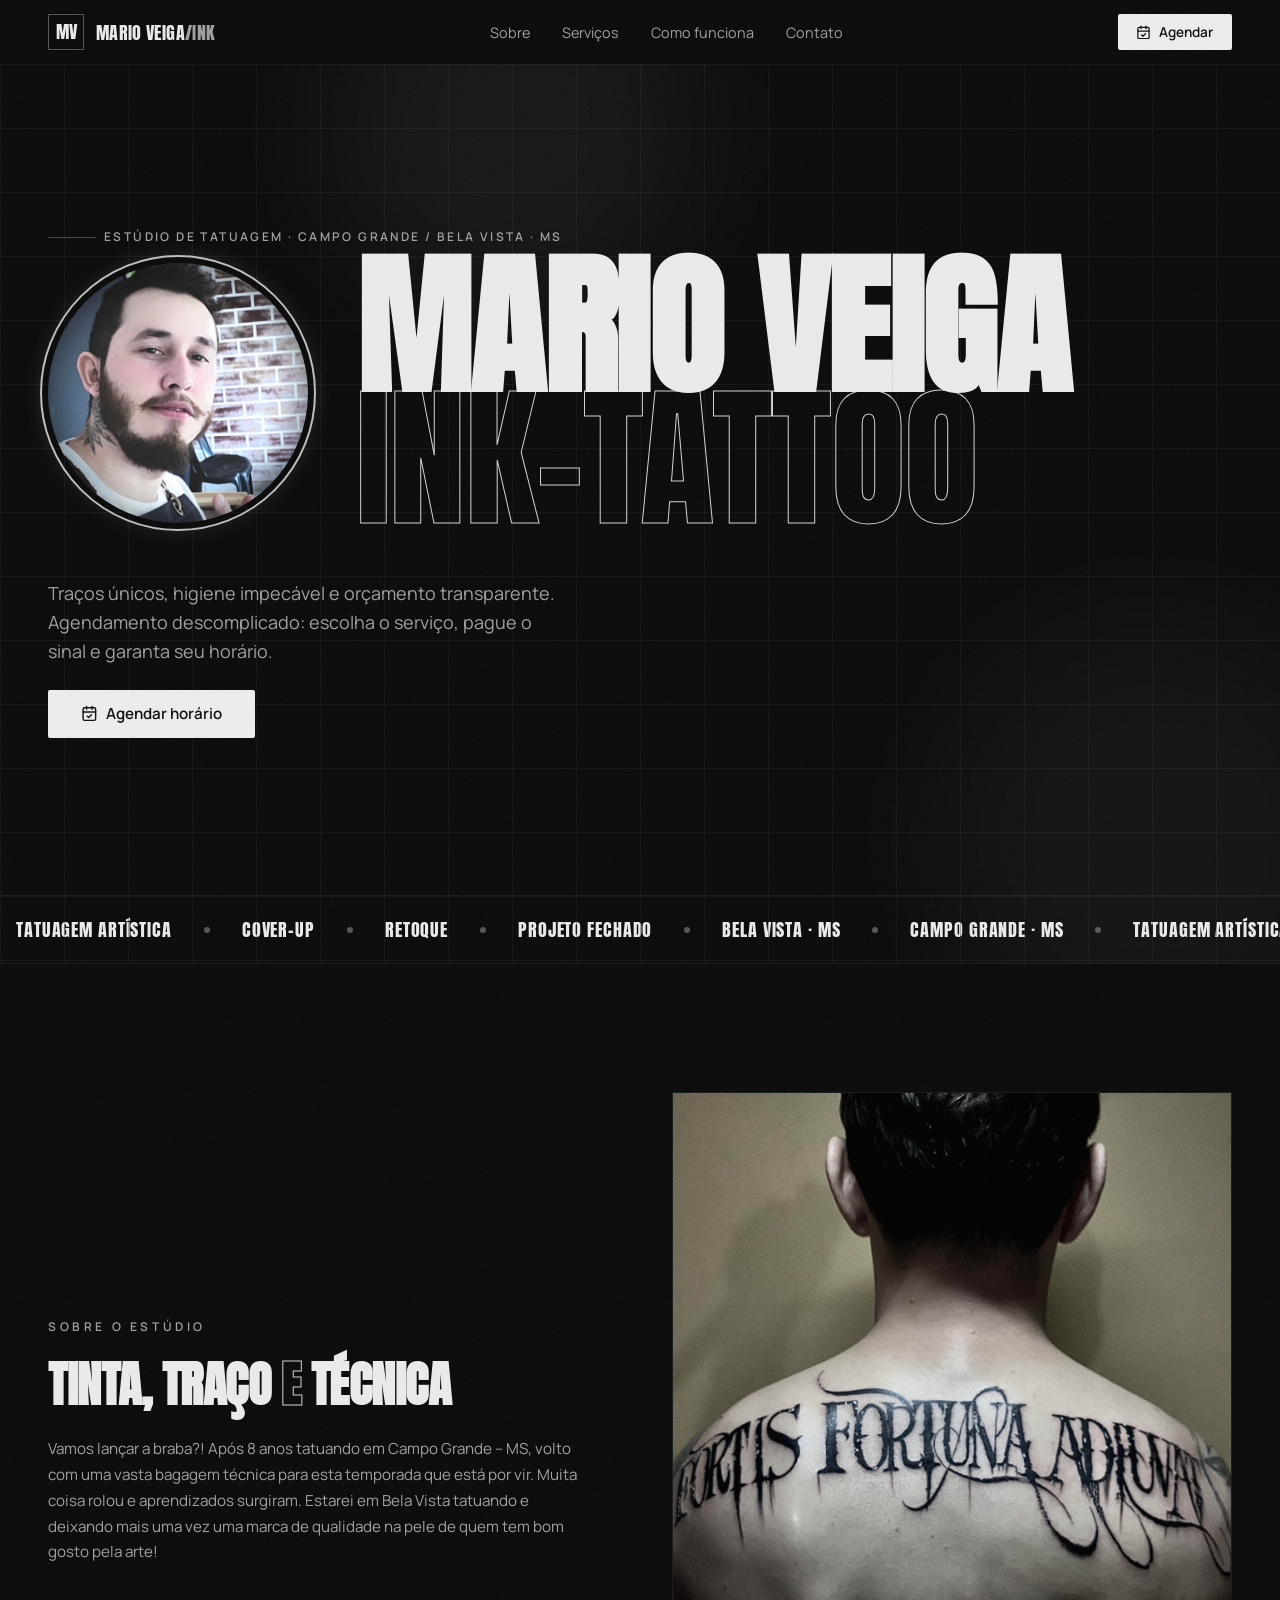
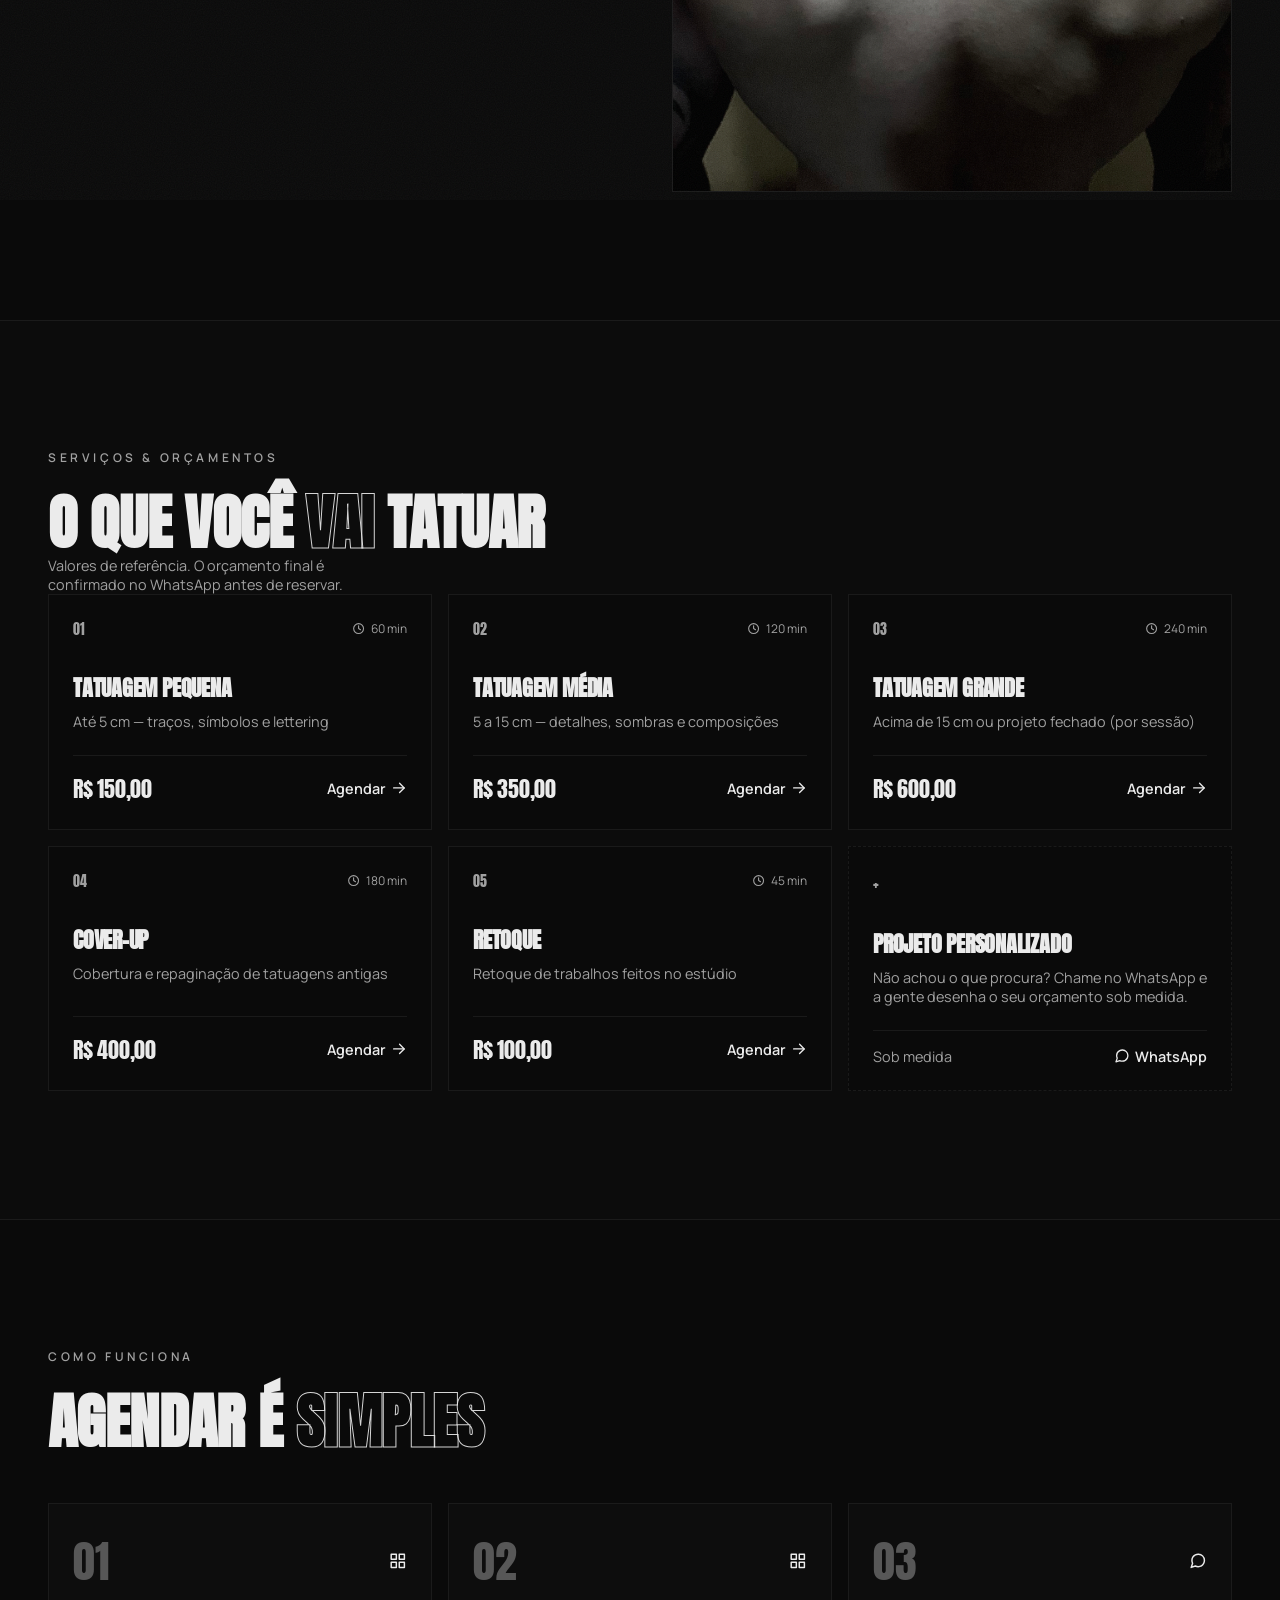
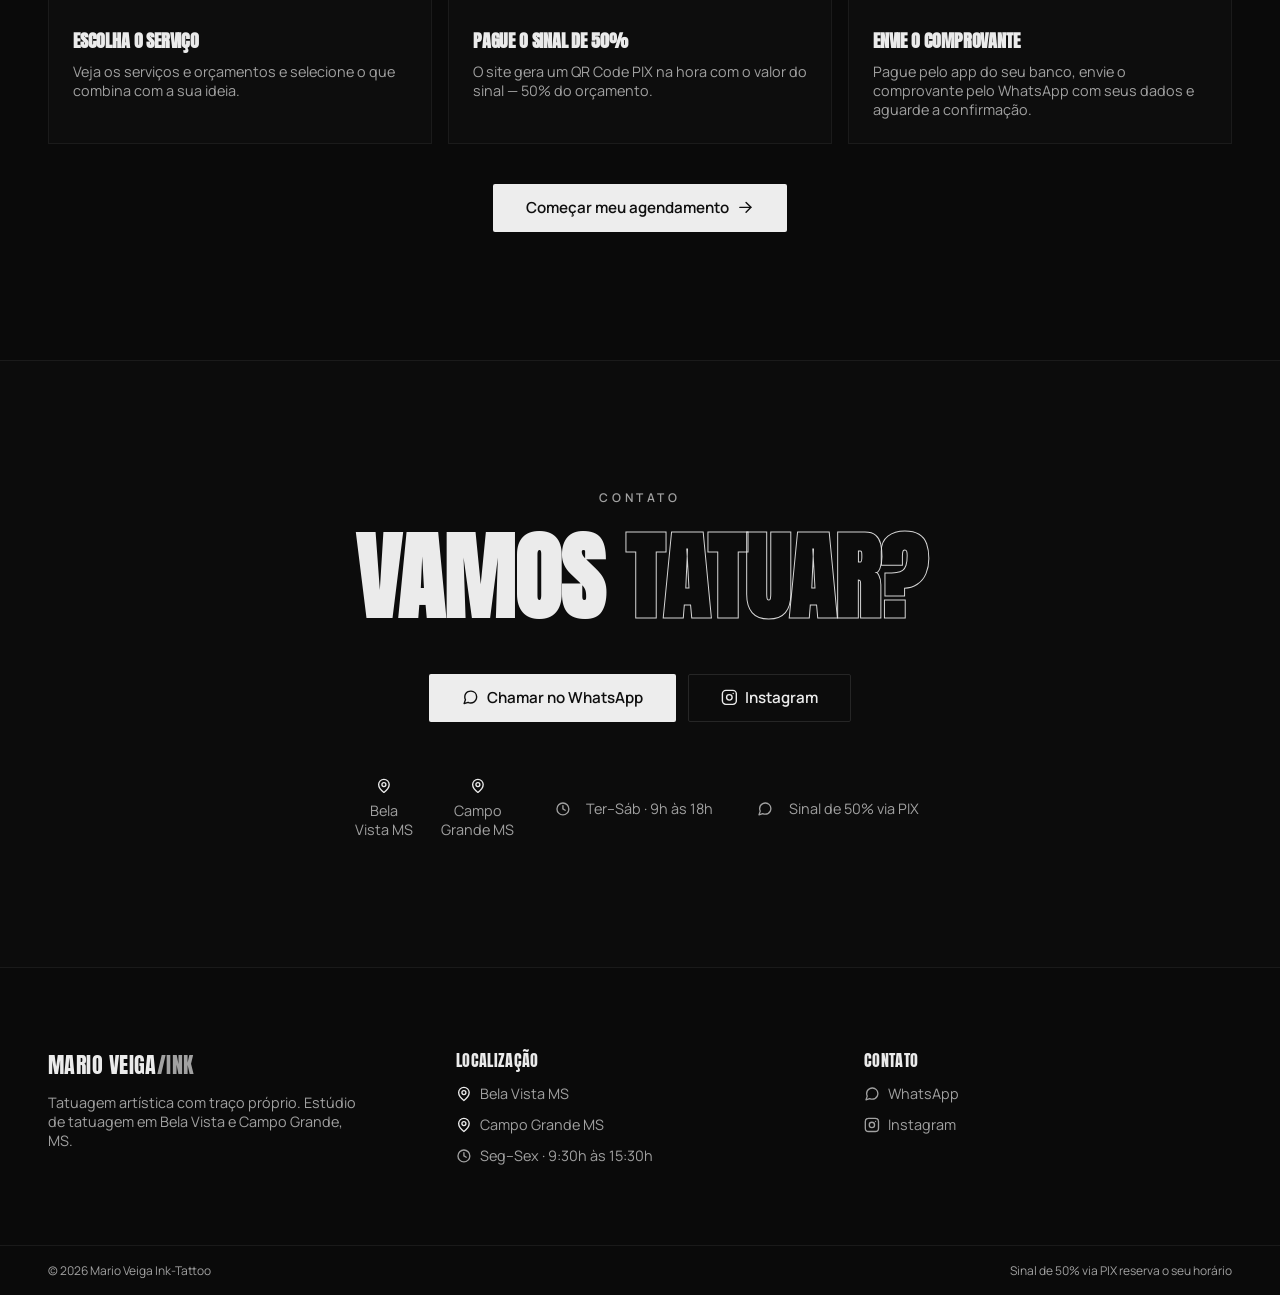
<file: index.html>
<!doctype html>
<html lang="pt-BR">
  <head>
    <meta charset="UTF-8" />
    <link rel="icon" href="./assets/img/favicon.svg" type="image/svg+xml" />
    <meta name="viewport" content="width=device-width, initial-scale=1.0" />
    <link rel="preconnect" href="https://fonts.googleapis.com" />
    <link rel="preconnect" href="https://fonts.gstatic.com" crossorigin />
    <link
      href="https://fonts.googleapis.com/css2?family=Anton&family=Manrope:wght@400;500;600;700;800&display=swap"
      rel="stylesheet"
    />
    <link rel="stylesheet" href="./assets/css/variables.css" />
    <link rel="stylesheet" href="./assets/css/resset.css" />
    <link rel="stylesheet" href="./assets/css/base.css" />
    <link rel="stylesheet" href="./assets/css/components.css" />
    <link rel="stylesheet" href="./assets/css/navbar.css" />
    <link rel="stylesheet" href="assets/css/style.css" />
    <link rel="stylesheet" href="assets/css/responsive.css" />
    <title>Mario Veiga Ink-Tattoo | Estúdio de Tatuagem e Piercing, MS</title>
    <meta
      name="description"
      content="Estúdio de tatuagem e piercing,Bela Vista-MS e Campo Grande-MS. Agende seu horário com sinal de 50% via PIX e garanta sua sessão."
    />
    <meta name="author" content="Mario Veiga Ink-Tattoo" />
  </head>
  <body class="grain" data-page="index">
    <header class="navbar">
      <div class="container navbar-row">
        <a href="index.html" class="brand">
          <span class="brand-mark">MV</span>
          <span class="brand-name"
            >MARIO VEIGA<span class="muted">/INK</span></span
          >
        </a>

        <nav class="nav-links">
          <button type="button" data-scroll-to="sobre">Sobre</button>
          <button type="button" data-scroll-to="servicos">Serviços</button>
          <button type="button" data-scroll-to="como-funciona">
            Como funciona
          </button>
          <button type="button" data-scroll-to="contato">Contato</button>
        </nav>

        <div class="navbar-cta">
          <a class="btn btn-primary btn-sm" href="agendar.html">
            <svg class="icon" viewBox="0 0 24 24">
              <rect x="3" y="4" width="18" height="18" rx="2" />
              <line x1="16" y1="2" x2="16" y2="6" />
              <line x1="8" y1="2" x2="8" y2="6" />
              <line x1="3" y1="10" x2="21" y2="10" />
              <path d="m9 16 2 2 4-4" />
            </svg>
            Agendar
          </a>
        </div>

        <button
          type="button"
          class="nav-toggle"
          data-nav-toggle
          aria-label="Abrir menu"
          aria-expanded="false"
        >
          <svg class="icon" viewBox="0 0 24 24">
            <line x1="4" y1="7" x2="20" y2="7" />
            <line x1="4" y1="12" x2="20" y2="12" />
            <line x1="4" y1="17" x2="20" y2="17" />
          </svg>
        </button>
      </div>

      <nav class="mobile-menu" data-mobile-menu>
        <div class="mobile-menu-links">
          <button type="button" data-scroll-to="sobre">Sobre</button>
          <button type="button" data-scroll-to="servicos">Serviços</button>
          <button type="button" data-scroll-to="como-funciona">
            Como funciona
          </button>
          <button type="button" data-scroll-to="contato">Contato</button>
          <a class="btn btn-primary btn-sm" href="agendar.html">
            <svg class="icon" viewBox="0 0 24 24">
              <rect x="3" y="4" width="18" height="18" rx="2" />
              <line x1="16" y1="2" x2="16" y2="6" />
              <line x1="8" y1="2" x2="8" y2="6" />
              <line x1="3" y1="10" x2="21" y2="10" />
              <path d="m9 16 2 2 4-4" />
            </svg>
            Agendar
          </a>
        </div>
      </nav>
    </header>

    <main>
      <section class="hero">
        <div class="hero-grid"></div>
        <div class="hero-glow-a"></div>
        <div class="hero-glow-b"></div>

        <div class="container hero-inner">
          <div class="hero-headline">
            <p class="hero-kicker">
              ESTÚDIO DE TATUAGEM · CAMPO GRANDE / BELA VISTA · MS
            </p>

            <div class="hero-title-group">
              <div
                class="about-placeholder-Selfie selfie-reveal"
                data-about-image-slot
              >
                <img
                  class="my-selfie"
                  src="./assets/img/Eu.jpg"
                  alt="Mario Veiga"
                />
              </div>

              <div class="hero-titles">
                <h1 class="display hero-title">Mario Veiga</h1>
                <p class="display hero-title text-outline">Ink-Tattoo</p>
              </div>
            </div>

            <div class="hero-sub">
              <p class="hero-copy">
                Traços únicos, higiene impecável e orçamento transparente.
                Agendamento descomplicado: escolha o serviço, pague o sinal e
                garanta seu horário.
              </p>

              <div class="hero-actions">
                <a class="btn btn-primary btn-lg" href="agendar.html">
                  <svg class="icon" viewBox="0 0 24 24">
                    <rect x="3" y="4" width="18" height="18" rx="2" />
                    <line x1="16" y1="2" x2="16" y2="6" />
                    <line x1="8" y1="2" x2="8" y2="6" />
                    <line x1="3" y1="10" x2="21" y2="10" />
                    <path d="m9 16 2 2 4-4" />
                  </svg>
                  Agendar horário
                </a>
              </div>
            </div>
          </div>
        </div>

        <div class="marquee-track">
          <div class="marquee-strip">
            <div class="marquee-copy">
              <span class="marquee-item"
                >Tatuagem artística<span class="dot"></span
              ></span>
              <span class="marquee-item"
                >Cover-up<span class="dot"></span
              ></span>
              <span class="marquee-item">Retoque<span class="dot"></span></span>
              <span class="marquee-item"
                >Projeto fechado<span class="dot"></span
              ></span>
              <span class="marquee-item"
                >Bela Vista · MS<span class="dot"></span
              ></span>
              <span class="marquee-item"
                >Campo Grande · MS<span class="dot"></span
              ></span>
            </div>
            <div class="marquee-copy" aria-hidden="true">
              <span class="marquee-item"
                >Tatuagem artística<span class="dot"></span
              ></span>
              <span class="marquee-item"
                >Cover-up<span class="dot"></span
              ></span>
              <span class="marquee-item">Retoque<span class="dot"></span></span>
              <span class="marquee-item"
                >Projeto fechado<span class="dot"></span
              ></span>
              <span class="marquee-item"
                >Bela Vista · MS<span class="dot"></span
              ></span>
            </div>
          </div>
        </div>
      </section>

      <section id="sobre" class="section container">
        <div class="about-grid">
          <div class="reveal">
            <p class="eyebrow">SOBRE O ESTÚDIO</p>
            <h2 class="display about-heading">
              Tinta, traço <span class="text-outline">e</span> técnica
            </h2>
            <p class="about-copy">
              Vamos lançar a braba?! Após 8 anos tatuando em Campo Grande – MS,
              volto com uma vasta bagagem técnica para esta temporada que está
              por vir. Muita coisa rolou e aprendizados surgiram. Estarei em
              Bela Vista tatuando e deixando mais uma vez uma marca de qualidade
              na pele de quem tem bom gosto pela arte!
            </p>
          </div>

          <div class="about-frame reveal">
            <div class="about-placeholder" data-about-image-slot>
              <img
                src="./assets/img/Tattoo.jpg"
                alt="Imagem de tatuagem feita por Mario Veiga Ink-Tattoo"
              />
            </div>
          </div>
        </div>
      </section>

      <section id="servicos" class="section-bordered">
        <div class="container section">
          <div class="services-head reveal">
            <div>
              <p class="eyebrow">SERVIÇOS & ORÇAMENTOS</p>
              <h2 class="display">
                O que você <span class="text-outline">vai</span> tatuar
              </h2>
            </div>
            <p class="services-note">
              Valores de referência. O orçamento final é confirmado no WhatsApp
              antes de reservar.
            </p>
          </div>

          <div class="services-grid" data-services-grid></div>
        </div>
      </section>

      <section id="como-funciona" class="section container">
        <div class="how-head reveal">
          <p class="eyebrow">COMO FUNCIONA</p>
          <h2 class="display">
            Agendar é <span class="text-outline">simples</span>
          </h2>
        </div>

        <div class="how-grid">
          <div class="how-card reveal">
            <div class="how-card-top">
              <span class="how-number">01</span>
              <svg class="icon" viewBox="0 0 24 24">
                <rect x="3" y="3" width="7" height="7" />
                <rect x="14" y="3" width="7" height="7" />
                <rect x="14" y="14" width="7" height="7" />
                <rect x="3" y="14" width="7" height="7" />
              </svg>
            </div>
            <h3 class="display">Escolha o serviço</h3>
            <p>
              Veja os serviços e orçamentos e selecione o que combina com a sua
              ideia.
            </p>
          </div>
          <div class="how-card reveal">
            <div class="how-card-top">
              <span class="how-number">02</span>
              <svg class="icon" viewBox="0 0 24 24">
                <rect x="3" y="3" width="7" height="7" />
                <rect x="14" y="3" width="7" height="7" />
                <rect x="14" y="14" width="7" height="7" />
                <rect x="3" y="14" width="7" height="7" />
              </svg>
            </div>
            <h3 class="display">Pague o sinal de 50%</h3>
            <p>
              O site gera um QR Code PIX na hora com o valor do sinal — 50% do
              orçamento.
            </p>
          </div>
          <div class="how-card reveal">
            <div class="how-card-top">
              <span class="how-number">03</span>
              <svg class="icon" viewBox="0 0 24 24">
                <path
                  d="M21 11.5a8.38 8.38 0 0 1-.9 3.8 8.5 8.5 0 0 1-7.6 4.7 8.38 8.38 0 0 1-3.8-.9L3 21l1.9-5.7a8.38 8.38 0 0 1-.9-3.8 8.5 8.5 0 0 1 4.7-7.6 8.38 8.38 0 0 1 3.8-.9h.5a8.48 8.48 0 0 1 8 8v.5z"
                />
              </svg>
            </div>
            <h3 class="display">Envie o comprovante</h3>
            <p>
              Pague pelo app do seu banco, envie o comprovante pelo WhatsApp com
              seus dados e aguarde a confirmação.
            </p>
          </div>
        </div>

        <div class="how-cta reveal">
          <a class="btn btn-primary btn-lg" href="agendar.html">
            Começar meu agendamento
            <svg class="icon" viewBox="0 0 24 24">
              <line x1="4" y1="12" x2="20" y2="12" />
              <polyline points="13 5 20 12 13 19" />
            </svg>
          </a>
        </div>
      </section>

      <section
        id="contato"
        class="section-top-border"
        style="background: hsl(0 0% 7% / 0.3)"
      >
        <div class="container section contact-inner reveal">
          <p class="eyebrow">CONTATO</p>
          <h2 class="display">
            Vamos <span class="text-outline">tatuar?</span>
          </h2>

          <div class="contact-actions">
            <a
              class="btn btn-primary btn-lg"
              data-whatsapp-link
              href="#"
              target="_blank"
              rel="noreferrer"
            >
              <svg class="icon" viewBox="0 0 24 24">
                <path
                  d="M21 11.5a8.38 8.38 0 0 1-.9 3.8 8.5 8.5 0 0 1-7.6 4.7 8.38 8.38 0 0 1-3.8-.9L3 21l1.9-5.7a8.38 8.38 0 0 1-.9-3.8 8.5 8.5 0 0 1 4.7-7.6 8.38 8.38 0 0 1 3.8-.9h.5a8.48 8.48 0 0 1 8 8v.5z"
                />
              </svg>
              Chamar no WhatsApp
            </a>
            <a
              class="btn btn-outline btn-lg"
              data-instagram-link
              href="#"
              target="_blank"
              rel="noreferrer"
            >
              <svg class="icon" viewBox="0 0 24 24">
                <rect x="2" y="2" width="20" height="20" rx="5" />
                <circle cx="12" cy="12" r="4" />
                <line x1="17.5" y1="6.5" x2="17.5" y2="6.5" />
              </svg>
              Instagram
            </a>
          </div>

          <div class="contact-info">
            <div class="location-list" data-locations></div>

            <div>
              <svg class="icon" viewBox="0 0 24 24">
                <circle cx="12" cy="12" r="9" />
                <polyline points="12 7 12 12 15.5 14" />
              </svg>
              <span>Ter–Sáb · 9h às 18h</span>
            </div>

            <div>
              <svg class="icon" viewBox="0 0 24 24">
                <path
                  d="M21 11.5a8.38 8.38 0 0 1-.9 3.8 8.5 8.5 0 0 1-7.6 4.7 8.38 8.38 0 0 1-3.8-.9L3 21l1.9-5.7a8.38 8.38 0 0 1-.9-3.8 8.5 8.5 0 0 1 4.7-7.6 8.38 8.38 0 0 1 3.8-.9h.5a8.48 8.48 0 0 1 8 8v.5z"
                />
              </svg>
              <span>Sinal de 50% via PIX</span>
            </div>
          </div>
        </div>
      </section>
    </main>

    <footer class="section-top-border">
      <div class="container footer-top">
        <div>
          <p class="footer-brand">MARIO VEIGA<span class="muted">/INK</span></p>
          <p class="footer-tagline">
            <span data-tagline></span>. Estúdio de tatuagem em
            <span data-city></span>.
          </p>
        </div>

        <div class="footer-col">
          <p class="footer-col-title">LOCALIZAÇÃO</p>

          <div class="footer-locations" data-locations></div>

          <p>
            <svg class="icon" viewBox="0 0 24 24">
              <circle cx="12" cy="12" r="9" />
              <polyline points="12 7 12 12 15.5 14" />
            </svg>
            Seg–Sex · 9:30h às 15:30h
          </p>
        </div>

        <div class="footer-col">
          <p class="footer-col-title">CONTATO</p>
          <a data-whatsapp-link href="#" target="_blank" rel="noreferrer">
            <svg class="icon" viewBox="0 0 24 24">
              <path
                d="M21 11.5a8.38 8.38 0 0 1-.9 3.8 8.5 8.5 0 0 1-7.6 4.7 8.38 8.38 0 0 1-3.8-.9L3 21l1.9-5.7a8.38 8.38 0 0 1-.9-3.8 8.5 8.5 0 0 1 4.7-7.6 8.38 8.38 0 0 1 3.8-.9h.5a8.48 8.48 0 0 1 8 8v.5z"
              />
            </svg>
            WhatsApp
          </a>
          <a data-instagram-link href="#" target="_blank" rel="noreferrer">
            <svg class="icon" viewBox="0 0 24 24">
              <rect x="2" y="2" width="20" height="20" rx="5" />
              <circle cx="12" cy="12" r="4" />
              <line x1="17.5" y1="6.5" x2="17.5" y2="6.5" />
            </svg>
            Instagram
          </a>
        </div>
      </div>

      <div class="footer-bottom">
        <div class="container">
          <p>© <span data-year></span> <span data-studio-name></span></p>
          <p>Sinal de 50% via PIX reserva o seu horário</p>
        </div>
      </div>
    </footer>

    <script src="assets/js/config.js"></script>
    <script src="assets/js/pix.js"></script>
    <script src="assets/js/main.js"></script>
  </body>
</html>
</file>
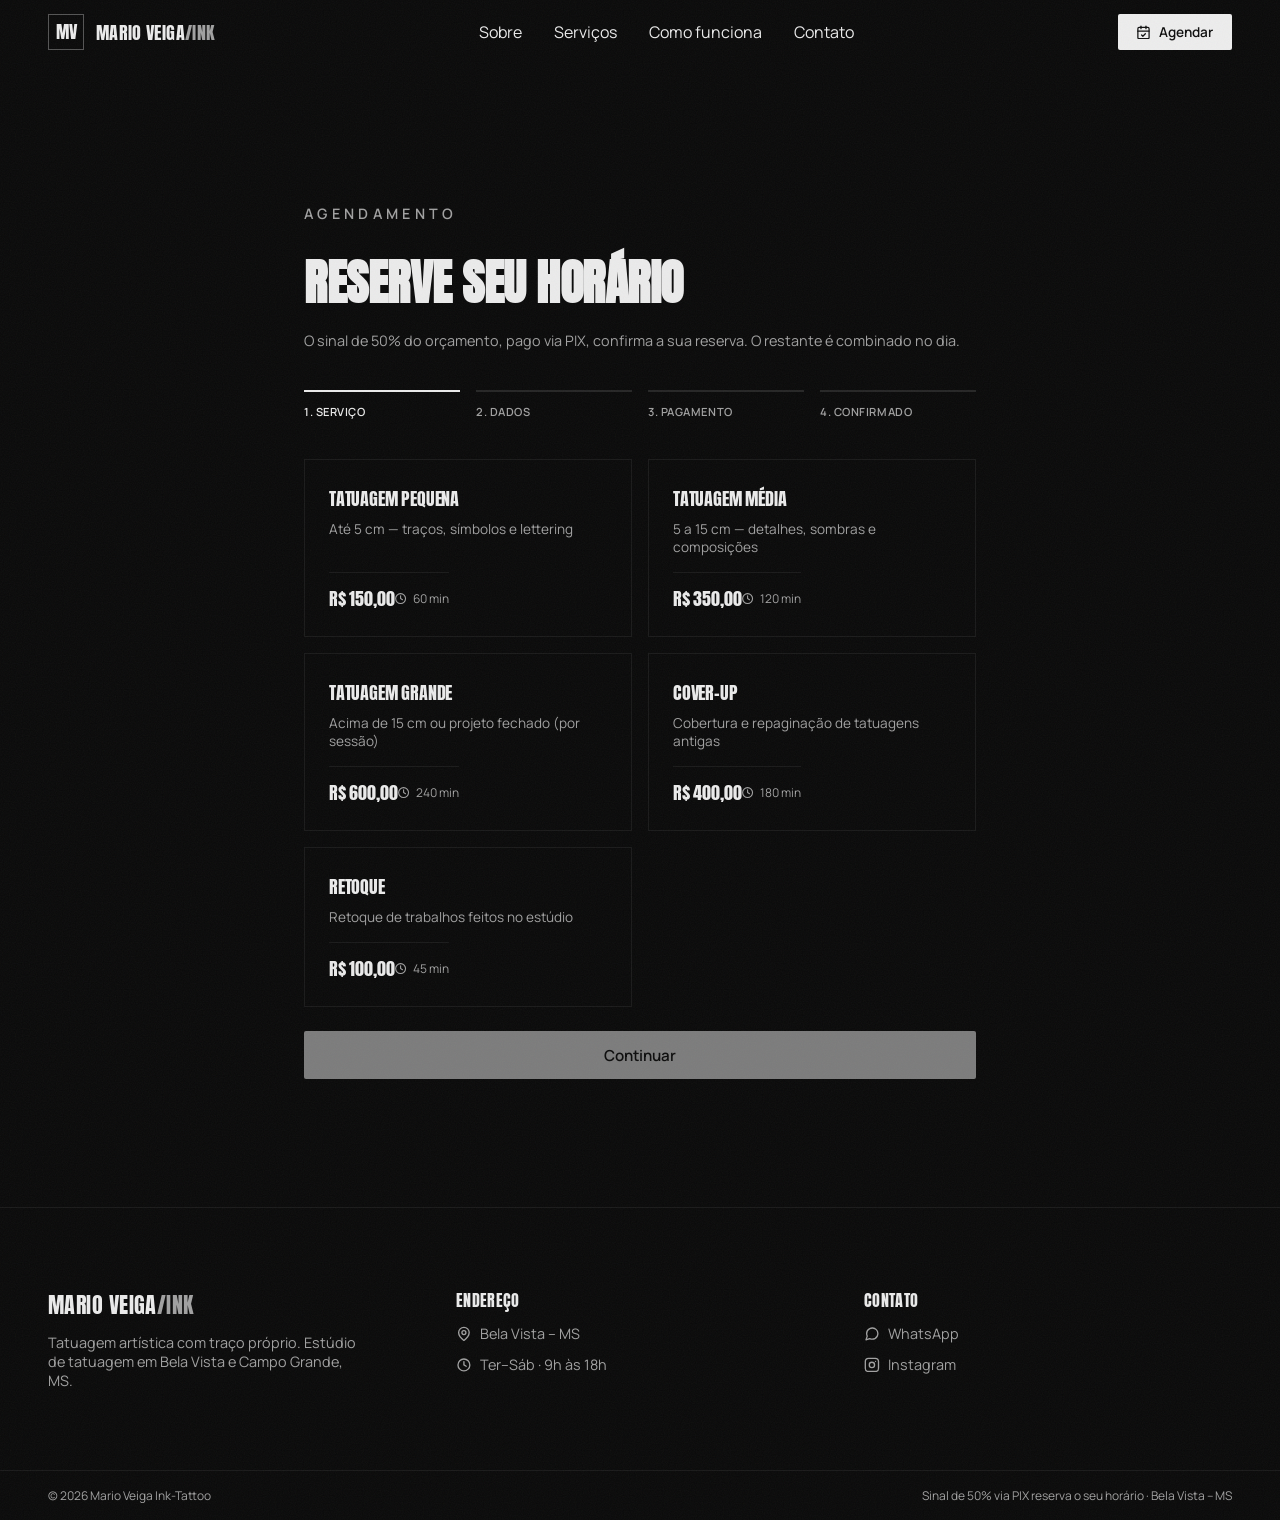
<file: agendar.html>
<!doctype html>
<html lang="pt-BR">
  <head>
    <meta charset="UTF-8" />
    <link rel="icon" href="./assets/img/favicon.svg" type="image/svg+xml" />
    <meta name="viewport" content="width=device-width, initial-scale=1.0" />
    <link rel="preconnect" href="https://fonts.googleapis.com" />
    <link rel="preconnect" href="https://fonts.gstatic.com" crossorigin />
    <link
      href="https://fonts.googleapis.com/css2?family=Anton&family=Manrope:wght@400;500;600;700;800&display=swap"
      rel="stylesheet"
    />
    <link rel="stylesheet" href="./assets/css/variables.css" />
    <link rel="stylesheet" href="./assets/css/resset.css" />
    <link rel="stylesheet" href="./assets/css/base.css" />
    <link rel="stylesheet" href="./assets/css/components.css" />
    <link rel="stylesheet" href="./assets/css/navbar.css" />
    <link rel="stylesheet" href="assets/css/style.css" />
    <link rel="stylesheet" href="assets/css/responsive.css" />
    <title>Agendar horário | Mario Veiga Ink-Tattoo</title>
    <meta
      name="description"
      content="Agende seu horário no estúdio Mario Veiga Ink-Tattoo em Bela Vista, MS. Sinal de 50% via PIX."
    />
  </head>
  <body class="grain" data-page="booking">
    <header class="navbar">
      <div class="container navbar-row">
        <a href="index.html" class="brand">
          <span class="brand-mark">MV</span>
          <span class="brand-name"
            >MARIO VEIGA<span class="muted">/INK</span></span
          >
        </a>

        <nav class="nav-links">
          <a data-scroll-to="sobre" href="index.html#sobre">Sobre</a>
          <a data-scroll-to="servicos" href="index.html#servicos">Serviços</a>
          <a data-scroll-to="como-funciona" href="index.html#como-funciona"
            >Como funciona</a
          >
          <a data-scroll-to="contato" href="index.html#contato">Contato</a>
        </nav>

        <div class="navbar-cta">
          <a class="btn btn-primary btn-sm" href="agendar.html">
            <svg class="icon" viewBox="0 0 24 24">
              <rect x="3" y="4" width="18" height="18" rx="2" />
              <line x1="16" y1="2" x2="16" y2="6" />
              <line x1="8" y1="2" x2="8" y2="6" />
              <line x1="3" y1="10" x2="21" y2="10" />
              <path d="m9 16 2 2 4-4" />
            </svg>
            Agendar
          </a>
        </div>

        <button
          type="button"
          class="nav-toggle"
          data-nav-toggle
          aria-label="Abrir menu"
          aria-expanded="false"
        >
          <svg class="icon" viewBox="0 0 24 24">
            <line x1="4" y1="7" x2="20" y2="7" />
            <line x1="4" y1="12" x2="20" y2="12" />
            <line x1="4" y1="17" x2="20" y2="17" />
          </svg>
        </button>
      </div>

      <nav class="mobile-menu" data-mobile-menu>
        <div class="mobile-menu-links">
          <a data-scroll-to="sobre" href="index.html#sobre">Sobre</a>
          <a data-scroll-to="servicos" href="index.html#servicos">Serviços</a>
          <a data-scroll-to="como-funciona" href="index.html#como-funciona"
            >Como funciona</a
          >
          <a data-scroll-to="contato" href="index.html#contato">Contato</a>
        </div>
      </nav>
    </header>

    <main class="container booking-main" style="max-width: 48rem">
      <div class="booking-header">
        <p class="eyebrow">AGENDAMENTO</p>
        <h1 class="display">Reserve seu horário</h1>
        <p>
          O sinal de 50% do orçamento, pago via PIX, confirma a sua reserva. O
          restante é combinado no dia.
        </p>
      </div>

      <ol class="steps-bar" data-steps-bar></ol>

      <section class="booking-step" data-step="0">
        <div class="service-select-grid" data-service-select-grid></div>
        <button
          type="button"
          class="btn btn-primary btn-lg btn-full"
          data-service-next
          onclick="goToStep(1)"
        >
          Continuar
        </button>
      </section>

      <section class="booking-step" data-step="1">
        <form onsubmit="handleDetailsSubmit(event)">
          <div class="form-grid">
            <div class="field">
              <label for="field-name">Nome</label>
              <input id="field-name" type="text" placeholder="Seu nome" />
              <p class="error" data-error-for="name"></p>
            </div>
            <div class="field">
              <label for="field-phone">WhatsApp</label>
              <input
                id="field-phone"
                type="tel"
                inputmode="tel"
                placeholder="67982000000"
                maxlength="11"
              />
              <p class="error" data-error-for="phone"></p>
            </div>
          </div>

          <div class="form-grid">
            <div class="field">
              <label for="field-date">Data</label>
              <input id="field-date" type="date" />
              <p class="error" data-error-for="date"></p>
            </div>
            <div class="field">
              <label for="field-time">Horário</label>
              <select id="field-time"></select>
              <p class="error" data-error-for="time"></p>
            </div>
          </div>

          <div class="field">
            <label for="field-message">Sua ideia (opcional)</label>
            <textarea
              id="field-message"
              rows="3"
              placeholder="Descreva brevemente a tattoo que você quer…"
            ></textarea>
          </div>

          <div class="form-actions">
            <button type="button" class="btn btn-outline" onclick="goToStep(0)">
              <svg class="icon" viewBox="0 0 24 24">
                <line x1="20" y1="12" x2="4" y2="12" />
                <polyline points="11 19 4 12 11 5" />
              </svg>
              Voltar
            </button>
            <button type="submit" class="btn btn-primary btn-lg">
              Continuar para o pagamento
            </button>
          </div>
        </form>
      </section>

      <section class="booking-step" data-step="2">
        <div class="payment-grid">
          <div class="payment-summary">
            <p class="service-name display" data-payment-service-name></p>
            <p class="datetime" data-payment-datetime></p>
            <div class="summary-row muted-label">
              <span>Orçamento</span>
              <span data-payment-total></span>
            </div>
            <div
              class="summary-row muted-label"
              style="border-top: none; padding-top: 0"
            >
              <span>Saldo no dia</span>
              <span data-payment-balance></span>
            </div>
            <div class="summary-row total">
              <span>SINAL (50%)</span>
              <span data-payment-signal></span>
            </div>
          </div>

          <div class="payment-qr">
            <canvas
              data-pix-qrcode
              width="256"
              height="256"
              aria-label="QR Code PIX"
            ></canvas>

            <p>Aponte a câmera do app do seu banco para pagar</p>
          </div>
        </div>

        <div class="pix-copy-box">
          <code data-pix-payload></code>
          <button type="button" class="btn btn-outline btn-sm" data-copy-pix>
            <span data-copy-icon
              ><svg class="icon" viewBox="0 0 24 24">
                <rect x="9" y="9" width="12" height="12" rx="1" />
                <path
                  d="M5 15H4a1 1 0 0 1-1-1V4a1 1 0 0 1 1-1h10a1 1 0 0 1 1 1v1"
                /></svg
            ></span>
            <span data-copy-label>Copiar</span>
          </button>
        </div>

        <label class="confirm-check" for="confirm-paid">
          <input type="checkbox" id="confirm-paid" />
          <span
            >Declaro que paguei o sinal de
            <strong data-signal-amount></strong> via PIX e vou enviar o
            comprovante pelo WhatsApp.</span
          >
        </label>

        <div class="form-actions">
          <button type="button" class="btn btn-outline" onclick="goToStep(1)">
            <svg class="icon" viewBox="0 0 24 24">
              <line x1="20" y1="12" x2="4" y2="12" />
              <polyline points="11 19 4 12 11 5" />
            </svg>
            Voltar
          </button>
          <button
            type="button"
            class="btn btn-primary btn-lg"
            data-send-whatsapp
            disabled
            onclick="sendWhatsAppConfirmation()"
          >
            <svg class="icon" viewBox="0 0 24 24">
              <path
                d="M21 11.5a8.38 8.38 0 0 1-.9 3.8 8.5 8.5 0 0 1-7.6 4.7 8.38 8.38 0 0 1-3.8-.9L3 21l1.9-5.7a8.38 8.38 0 0 1-.9-3.8 8.5 8.5 0 0 1 4.7-7.6 8.38 8.38 0 0 1 3.8-.9h.5a8.48 8.48 0 0 1 8 8v.5z"
              />
            </svg>
            Já paguei — enviar comprovante
          </button>
        </div>

        <p class="payment-note">
          <svg class="icon" viewBox="0 0 24 24">
            <path d="M12 2 4 5v6c0 5 3.5 8.5 8 11 4.5-2.5 8-6 8-11V5l-8-3Z" />
            <polyline points="9 12 11 14 15 10" />
          </svg>
          Seu agendamento só é confirmado após o estúdio conferir o comprovante
          no WhatsApp.
        </p>
      </section>

      <section class="booking-step" data-step="3">
        <div class="confirmation-box">
          <svg class="icon" viewBox="0 0 24 24">
            <circle cx="12" cy="12" r="10" />
            <path d="m9 12 2 2 4-4" />
          </svg>
          <h2 class="display">Pedido enviado!</h2>
          <p>
            Seu agendamento foi encaminhado pelo WhatsApp com o comprovante.
            Assim que o estúdio confirmar o recebimento do sinal, sua reserva
            estará garantida.
          </p>

          <div class="confirmation-rows" data-confirmation-rows></div>

          <div class="confirmation-actions">
            <a class="btn btn-outline" href="index.html">
              <svg class="icon" viewBox="0 0 24 24">
                <path d="m3 9 9-7 9 7" />
                <path d="M9 22V12h6v10" />
              </svg>
              Voltar ao início
            </a>
            <button
              type="button"
              class="btn btn-primary"
              onclick="restartBooking()"
            >
              <svg class="icon" viewBox="0 0 24 24">
                <path d="M17 3a2.85 2.85 0 1 1 4 4L7.5 20.5 2 22l1.5-5.5Z" />
              </svg>
              Novo agendamento
            </button>
          </div>

          <p class="confirmation-footnote">
            <svg class="icon" viewBox="0 0 24 24">
              <rect x="3" y="4" width="18" height="18" rx="2" />
              <line x1="16" y1="2" x2="16" y2="6" />
              <line x1="8" y1="2" x2="8" y2="6" />
              <line x1="3" y1="10" x2="21" y2="10" />
              <path d="m9 16 2 2 4-4" />
            </svg>
            Siga as instruções do WhatsApp para enviar o comprovante.
          </p>
        </div>
      </section>
    </main>

    <footer class="section-top-border">
      <div class="container footer-top">
        <div>
          <p class="footer-brand">MARIO VEIGA<span class="muted">/INK</span></p>
          <p class="footer-tagline">
            <span data-tagline></span>. Estúdio de tatuagem em
            <span data-city></span>.
          </p>
        </div>

        <div class="footer-col">
          <p class="footer-col-title">ENDEREÇO</p>
          <p>
            <svg class="icon" viewBox="0 0 24 24">
              <path d="M20 10c0 6-8 12-8 12s-8-6-8-12a8 8 0 0 1 16 0Z" />
              <circle cx="12" cy="10" r="3" />
            </svg>
            <span data-address></span>
          </p>
          <p>
            <svg class="icon" viewBox="0 0 24 24">
              <circle cx="12" cy="12" r="9" />
              <polyline points="12 7 12 12 15.5 14" />
            </svg>
            Ter–Sáb · 9h às 18h
          </p>
        </div>

        <div class="footer-col">
          <p class="footer-col-title">CONTATO</p>
          <a data-whatsapp-link href="#" target="_blank" rel="noreferrer">
            <svg class="icon" viewBox="0 0 24 24">
              <path
                d="M21 11.5a8.38 8.38 0 0 1-.9 3.8 8.5 8.5 0 0 1-7.6 4.7 8.38 8.38 0 0 1-3.8-.9L3 21l1.9-5.7a8.38 8.38 0 0 1-.9-3.8 8.5 8.5 0 0 1 4.7-7.6 8.38 8.38 0 0 1 3.8-.9h.5a8.48 8.48 0 0 1 8 8v.5z"
              />
            </svg>
            WhatsApp
          </a>
          <a data-instagram-link href="#" target="_blank" rel="noreferrer">
            <svg class="icon" viewBox="0 0 24 24">
              <rect x="2" y="2" width="20" height="20" rx="5" />
              <circle cx="12" cy="12" r="4" />
              <line x1="17.5" y1="6.5" x2="17.5" y2="6.5" />
            </svg>
            Instagram
          </a>
        </div>
      </div>

      <div class="footer-bottom">
        <div class="container">
          <p>© <span data-year></span> <span data-studio-name></span></p>
          <p>Sinal de 50% via PIX reserva o seu horário · Bela Vista – MS</p>
        </div>
      </div>
    </footer>

    <script src="./assets/js/qrcode.min.js"></script>
    <script src="assets/js/config.js"></script>
    <script src="assets/js/pix.js"></script>
    <script src="assets/js/main.js"></script>
    <script src="assets/js/booking.js"></script>
  </body>
</html>
</file>
<file: assets/css/variables.css>
:root {
  --background: hsl(0 0% 4%);
  --foreground: hsl(0 0% 92%);

  --card: hsl(0 0% 7%);
  --card-foreground: hsl(0 0% 92%);

  --primary: hsl(0 0% 93%);
  --primary-foreground: hsl(0 0% 6%);

  --muted-foreground: hsl(0 0% 63%);

  --destructive: hsl(0 72% 44%);
  --destructive-foreground: hsl(0 0% 98%);

  --border: hsl(0 0% 15%);
  --border-soft: hsl(0 0% 15% / 0.6);
  --input: hsl(0 0% 15%);
  --ring: hsl(0 0% 70%);

  --radius: 0.5rem;
}
</file>
<file: assets/css/resset.css>
*,
*::before,
*::after {
  box-sizing: border-box;
  margin: 0;
  padding: 0;
}

html {
  scroll-behavior: smooth;
}

body {
  background: var(--background);
  color: var(--foreground);
  font-family: "Manrope", ui-sans-serif, system-ui, sans-serif;
  -webkit-font-smoothing: antialiased;
  min-height: 100%;
}

img {
  max-width: 100%;
  display: block;
}

a {
  color: inherit;
  text-decoration: none;
}

button {
  font: inherit;
  color: inherit;
  background: none;
  border: none;
  cursor: pointer;
}

input,
select,
textarea {
  font: inherit;
  color: inherit;
}

ul,
ol {
  list-style: none;
}

::selection {
  background: hsl(0 0% 92%);
  color: hsl(0 0% 6%);
}

:focus-visible {
  outline: 2px solid var(--ring);
  outline-offset: 2px;
}

svg {
  flex-shrink: 0;
}

.icon {
  width: 1.1em;
  height: 1.1em;
  stroke: currentColor;
  fill: none;
  stroke-width: 2;
  stroke-linecap: round;
  stroke-linejoin: round;
  vertical-align: -0.15em;
}
</file>
<file: assets/css/base.css>
.container {
  width: 100%;
  max-width: 1280px;
  margin: 0 auto;
  padding-left: 1.5rem;
  padding-right: 1.5rem;
}

.section {
  padding-top: 6rem;
  padding-bottom: 6rem;
}

.section-bordered {
  border-top: 1px solid var(--border-soft);
  border-bottom: 1px solid var(--border-soft);
  background: hsl(0 0% 7% / 0.3);
}

.section-top-border {
  border-top: 1px solid var(--border-soft);
}


.grain {
  position: relative;
  min-height: 100vh;
  overflow-x: hidden;
}

.grain::after {
  content: "";
  position: fixed;
  inset: -100%;
  pointer-events: none;
  z-index: 60;
  opacity: 0.05;
  background-image: url("data:image/svg+xml,%3Csvg xmlns='http://www.w3.org/2000/svg' width='300' height='300'%3E%3Cfilter id='n'%3E%3CfeTurbulence type='fractalNoise' baseFrequency='0.85' numOctaves='2' stitchTiles='stitch'/%3E%3C/filter%3E%3Crect width='100%25' height='100%25' filter='url(%23n)'/%3E%3C/svg%3E");
}


.reveal {
  opacity: 0;
  transform: translateY(24px);
  transition:
    opacity 0.6s ease,
    transform 0.6s ease;
}

.reveal.is-visible {
  opacity: 1;
  transform: translateY(0);
}


.eyebrow {
  margin-bottom: 1.5rem;
  font-size: 0.75rem;
  font-weight: 600;
  letter-spacing: 0.3em;
  color: var(--muted-foreground);
}

.display {
  font-family: "Anton", ui-sans-serif, system-ui, sans-serif;
  text-transform: uppercase;
  letter-spacing: -0.01em;
}

.text-outline {
  color: transparent;
  -webkit-text-stroke: 1px hsl(0 0% 92% / 0.9);
}

.muted {
  color: var(--muted-foreground);
}
</file>
<file: assets/css/components.css>
.btn {
  display: inline-flex;
  align-items: center;
  justify-content: center;
  gap: 0.5rem;
  height: 2.75rem;
  padding: 0 1.75rem;
  font-size: 0.9rem;
  font-weight: 600;
  border-radius: 0.125rem;
  border: 1px solid transparent;
  transition:
    background-color 0.2s,
    color 0.2s,
    border-color 0.2s;
  white-space: nowrap;
}

.btn-primary {
  background: var(--primary);
  color: var(--primary-foreground);
}

.btn-primary:hover {
  background: hsl(0 0% 82%);
}

.btn-outline {
  border-color: var(--border);
  color: var(--foreground);
}

.btn-outline:hover {
  border-color: hsl(0 0% 45%);
  background: hsl(0 0% 100% / 0.03);
}

.btn-sm {
  height: 2.25rem;
  padding: 0 1.1rem;
  font-size: 0.85rem;
}

.btn-lg {
  height: 3rem;
  padding: 0 2rem;
  font-size: 0.95rem;
}

.btn-full {
  width: 100%;
}

.btn:disabled {
  opacity: 0.5;
  cursor: not-allowed;
}
</file>
<file: assets/css/navbar.css>
Navbar · CSS

.navbar {
  position: fixed;
  inset-inline: 0;
  top: 0;
  z-index: 50;
  border-bottom: 1px solid var(--border-soft);
  background: hsl(0 0% 4% / 0.8);
  backdrop-filter: blur(10px);
}
 
.navbar-row {
  height: 4rem;
  display: flex;
  align-items: center;
  justify-content: space-between;
}
 
.brand {
  display: flex;
  align-items: center;
  gap: 0.75rem;
}
 
.brand-mark {
  display: flex;
  align-items: center;
  justify-content: center;
  width: 2.25rem;
  height: 2.25rem;
  border: 1px solid hsl(0 0% 100% / 0.3);
  font-family: "Anton", sans-serif;
  font-size: 1.1rem;
  line-height: 1;
}
 
.brand-name {
  font-family: "Anton", sans-serif;
  font-size: 1.1rem;
  letter-spacing: 0.02em;
  text-transform: uppercase;
}
 

.nav-links {
  display: none;
  align-items: center;
  gap: 2rem;
}
 
.nav-links button {
  font-size: 0.9rem;
  color: var(--muted-foreground);
  transition: color 0.2s;
}
 
.nav-links button:hover {
  color: var(--foreground);
}
 
.navbar-cta {
  display: none;
}
 
.nav-toggle {
  display: inline-flex;
}
 
.mobile-menu {
  display: none;
  border-top: 1px solid var(--border-soft);
  background: hsl(0 0% 4% / 0.95);
  padding: 1rem 1.5rem 1.25rem;
}
 
.mobile-menu.is-open {
  display: block;
}
 
.mobile-menu-links {
  display: flex;
  flex-direction: column;
  gap: 1rem;
}
 
.mobile-menu-links button {
  text-align: left;
  font-size: 0.9rem;
  color: var(--muted-foreground);
}
 
.mobile-menu .btn {
  margin-top: 0.25rem;
}
</file>
<file: assets/css/style.css>
.hero {
  position: relative;
  display: flex;
  flex-direction: column;
  min-height: 100vh;
  min-height: 100dvh; 
  overflow: hidden;
  background-color: hsl(0 0% 4%);
}

.hero-grid {
  position: absolute;
  inset: 0;
  background-image:
    linear-gradient(to right, hsl(0 0% 15% / 0.35) 1px, transparent 1px),
    linear-gradient(to bottom, hsl(0 0% 15% / 0.35) 1px, transparent 1px);
  background-size: 40px 40px; 
}

.hero-glow-a,
.hero-glow-b {
  position: absolute;
  border-radius: 50%;
  filter: blur(64px);
  pointer-events: none;
}

.hero-glow-a {
  top: -4rem;
  left: 10%;
  width: 16rem;
  height: 16rem;
  background: hsl(0 0% 100% / 0.05);
}

.hero-glow-b {
  bottom: -4rem;
  right: -4rem;
  width: 18rem;
  height: 18rem;
  background: hsl(0 0% 100% / 0.04);
}

.hero-inner {
  position: relative;
  flex: 1;
  display: flex;
  flex-direction: column;
  justify-content: center;
  padding-top: 6rem; 
  padding-bottom: 4rem;
  z-index: 2;
}

.hero-headline {
  position: relative;
  display: flex;
  flex-direction: column;
  align-items: center; 
  text-align: center;
  width: 100%;
}

.hero-kicker {
  margin-bottom: 1.5rem;
  display: flex;
  align-items: center;
  flex-direction: column; 
  gap: 0.5rem;
  font-size: 0.7rem;
  font-weight: 600;
  letter-spacing: 0.2em;
  color: var(--muted-foreground);
  line-height: 1.4;
}

.hero-kicker::before {
  content: "";
  height: 1px;
  width: 2rem;
  background: hsl(0 0% 63% / 0.4);
}


.hero-title-group {
  display: flex;
  flex-direction: column;
  align-items: center;
  gap: 1.5rem;
  width: 100%;
}

.hero-titles {
  display: flex;
  flex-direction: column;
  align-items: center;
  width: 100%;
}

.hero-title {
  
  font-size: clamp(2.2rem, 12vw, 10.5rem);
  line-height: 0.85;
  text-align: center;
}

.hero-sub {
  margin-top: 2rem;
  display: flex;
  flex-direction: column;
  align-items: center;
  gap: 1.5rem;
  width: 100%;
  padding: 1.5rem;
}

.hero-copy {
  max-width: 32rem;
  color: var(--muted-foreground);
  font-size: 0.95rem;
  line-height: 1.6;
  padding: 0 1rem;
}

.hero-actions {
  display: flex;
  flex-wrap: wrap;
  gap: 1rem;
  justify-content: center;
  width: 100%;
}


.about-placeholder-Selfie {
  position: relative;
  flex-shrink: 0;
  width: 140px;
  height: 140px;
  z-index: 10;
}

.my-selfie {
  width: 100%;
  height: 100%;
  object-fit: cover;
  border-radius: 50%;
  opacity: 0;
  transform: scale(0.85);
  filter: brightness(0);
}

.about-placeholder-Selfie::after {
  content: "";
  position: absolute;
  inset: -8px;
  border-radius: 50%;
  border: 2px solid hsl(0 0% 92% / 0.8);
  box-shadow: 0 0 20px hsl(0 0% 100% / 0.1);
  opacity: 0;
  transform: scale(0.85);
  pointer-events: none;
}

.about-placeholder-Selfie.is-visible::after {
  animation: frame-pop 0.6s ease-out forwards;
  animation-delay: 1.1s;
}

.about-placeholder-Selfie.is-visible .my-selfie {
  animation: selfie-enter 1.1s cubic-bezier(0.16, 1, 0.3, 1) forwards;
}


@keyframes selfie-enter {
  0% {
    opacity: 0;
    transform: scale(0.85);
    filter: brightness(0);
  }
  55% {
    opacity: 1;
    filter: brightness(0.35);
  }
  100% {
    opacity: 1;
    transform: scale(1);
    filter: brightness(1);
  }
}

@keyframes frame-pop {
  to {
    opacity: 1;
    transform: scale(1);
  }
}


.about-grid {
  display: grid;
  gap: 2.5rem;
  align-items: center;
}

.about-heading {
  margin-top: 1rem;
  font-size: clamp(2rem, 5vw, 3rem);
  line-height: 1.1;
}

.about-copy {
  margin-top: 1.5rem;
  max-width: 34rem;
  color: var(--muted-foreground);
  font-size: 0.95rem;
  line-height: 1.7;
}

.about-frame {
  border: 1px solid var(--border-soft);
  overflow: hidden;
}

.about-placeholder {
  aspect-ratio: 4 / 5;
  width: 100%;
}

.about-placeholder img {
  width: 100%;
  height: 100%;
  object-fit: cover;
  display: block;
}


.services-head h2 {
  font-size: clamp(2.2rem, 6vw, 3.75rem);
  line-height: 1.1;
}

.services-note {
  max-width: 20rem;
  font-size: 0.9rem;
  color: var(--muted-foreground);
}

.services-grid {
  display: grid;
  gap: 1rem;
}

.service-card {
  display: flex;
  flex-direction: column;
  border: 1px solid var(--border-soft);
  background: var(--background);
  padding: 1.5rem;
  transition: border-color 0.2s;
}

.service-card:hover {
  border-color: hsl(0 0% 100% / 0.4);
}

.service-card-top {
  display: flex;
  align-items: center;
  justify-content: space-between;
}

.service-index {
  font-family: "Anton", sans-serif;
  font-size: 0.85rem;
  color: var(--muted-foreground);
}

.service-duration {
  display: flex;
  align-items: center;
  gap: 0.35rem;
  font-size: 0.75rem;
  color: var(--muted-foreground);
}

.service-card h3 {
  margin-top: 2rem;
  font-size: 1.4rem;
}

.service-desc {
  margin-top: 0.5rem;
  flex: 1;
  font-size: 0.9rem;
  color: var(--muted-foreground);
}

.service-foot {
  margin-top: 1.5rem;
  padding-top: 1rem;
  border-top: 1px solid var(--border-soft);
  display: flex;
  align-items: center;
  justify-content: space-between;
}

.service-price {
  font-family: "Anton", sans-serif;
  font-size: 1.4rem;
}

.service-link {
  display: flex;
  align-items: center;
  gap: 0.35rem;
  font-size: 0.9rem;
  font-weight: 600;
  transition: color 0.2s;
}

.service-link:hover {
  color: hsl(0 0% 63%);
}

.service-card.custom {
  justify-content: space-between;
  border-style: dashed;
}

.service-card.custom .service-index {
  font-size: 1rem;
}


.how-head {
  margin-bottom: 3rem;
}

.how-head h2 {
  font-size: clamp(2.2rem, 6vw, 3.75rem);
  line-height: 1.1;
}

.how-grid {
  display: grid;
  gap: 1rem;
}

.how-card {
  border: 1px solid var(--border-soft);
  background: hsl(0 0% 7% / 0.4);
  padding: 1.5rem;
}

.how-card-top {
  display: flex;
  align-items: center;
  justify-content: space-between;
}

.how-number {
  font-family: "Anton", sans-serif;
  font-size: 2.75rem;
  color: hsl(0 0% 63% / 0.5);
}

.how-card h3 {
  margin-top: 2rem;
  font-size: 1.15rem;
}

.how-card p {
  margin-top: 0.5rem;
  font-size: 0.9rem;
  color: var(--muted-foreground);
}

.how-cta {
  margin-top: 2.5rem;
  text-align: center;
}


.contact-inner {
  text-align: center;
}

.contact-inner h2 {
  font-size: clamp(2.6rem, 9vw, 6rem);
  line-height: 1;
}

.contact-actions {
  margin: 3rem auto 0;
  max-width: 40rem;
  display: flex;
  flex-direction: column;
  align-items: center;
  justify-content: center;
  gap: 0.75rem;
}

.contact-actions .btn {
  width: 100%;
}

.location-list {
  display: flex;
  flex-direction: row;
  justify-content: center;
  align-items: center;
  gap: 1.5rem;
}

.location-link {
  display: flex;
  flex-direction: column;
  align-items: center;
  gap: 0.5rem;
  color: var(--muted-foreground);
  transition:
    color 0.2s ease,
    transform 0.2s ease;
}

.location-link:hover {
  color: var(--foreground);
  transform: translateY(-2px);
}

.location-link .icon {
  color: var(--foreground);
}

.contact-info {
  margin: 3.5rem auto 0;
  max-width: 36rem;
  display: grid;
  gap: 2rem;
  font-size: 0.9rem;
  color: var(--muted-foreground);
}

.contact-info div {
  display: flex;
  align-items: center;
  gap: 1rem;
}


.footer-top {
  display: grid;
  gap: 2.5rem;
  padding-top: 4rem;
  padding-bottom: 4rem;
}

.footer-brand {
  font-family: "Anton", sans-serif;
  font-size: 1.4rem;
  letter-spacing: 0.02em;
  text-transform: uppercase;
}

.footer-tagline {
  margin-top: 0.75rem;
  max-width: 20rem;
  font-size: 0.9rem;
  color: var(--muted-foreground);
}

.footer-col {
  display: flex;
  flex-direction: column;
  gap: 0.75rem;
  font-size: 0.9rem;
  color: var(--muted-foreground);
}

.footer-col-title {
  font-family: "Anton", sans-serif;
  font-size: 1rem;
  letter-spacing: 0.02em;
  color: var(--foreground);
}

.footer-col a,
.footer-col p {
  display: flex;
  align-items: center;
  gap: 0.5rem;
}

.footer-col a {
  transition: color 0.2s;
}

.footer-col a:hover {
  color: var(--foreground);
}

.footer-locations {
  display: flex;
  flex-direction: column;
  gap: 0.75rem;
}

.footer-locations .location-link {
  flex-direction: row;
  justify-content: flex-start;
}

.footer-bottom {
  border-top: 1px solid var(--border-soft);
  padding: 1rem 0;
}

.footer-bottom .container {
  display: flex;
  flex-direction: column;
  align-items: center;
  justify-content: space-between;
  gap: 0.5rem;
  font-size: 0.75rem;
  color: var(--muted-foreground);
}


.booking-main {
  padding-top: 7rem;
  padding-bottom: 8rem;
}

.booking-header {
  margin-bottom: 2.5rem;
  max-width: 42rem;
}

.booking-header h1 {
  font-size: clamp(2.2rem, 6vw, 3rem);
}

.booking-header p {
  margin-top: 0.75rem;
  font-size: 0.9rem;
  color: var(--muted-foreground);
}


.steps-bar {
  margin-bottom: 2.5rem;
  display: grid;
  grid-template-columns: repeat(2, 1fr);
  gap: 0.5rem 1rem;
}

.steps-bar li {
  border-top: 2px solid var(--border);
  padding-top: 0.75rem;
}

.steps-bar li.active {
  border-color: var(--foreground);
}

.steps-bar span {
  display: block;
  font-size: 0.7rem;
  font-weight: 600;
  text-transform: uppercase;
  letter-spacing: 0.05em;
  color: var(--muted-foreground);
}

.steps-bar li.active span {
  color: var(--foreground);
}

.steps-bar .step-full {
  display: none;
}


.steps-bar .step-short {
  display: inline;
}


.booking-step {
  display: none;
}

.booking-step.active {
  display: block;
}


.service-select-grid {
  display: grid;
  gap: 1rem;
  margin-bottom: 1.5rem;
}

.service-pick {
  position: relative;
  display: flex;
  flex-direction: column;
  width: 100%;
  text-align: left;
  border: 1px solid var(--border-soft);
  background: var(--background);
  padding: 1.5rem;
  cursor: pointer;
  transition:
    border-color 0.2s,
    background-color 0.2s;
}

.service-pick:hover {
  border-color: hsl(0 0% 100% / 0.4);
}

.service-pick.selected {
  border-color: var(--foreground);
  background: hsl(0 0% 100% / 0.04);
}

.service-pick .check-badge {
  position: absolute;
  top: 1rem;
  right: 1rem;
  display: flex;
  align-items: center;
  justify-content: center;
  width: 1.5rem;
  height: 1.5rem;
  border-radius: 50%;
  border: 1px solid var(--border-soft);
  opacity: 0;
  transform: scale(0.8);
  transition:
    opacity 0.2s,
    transform 0.2s;
}

.service-pick.selected .check-badge {
  opacity: 1;
  transform: scale(1);
  border-color: var(--foreground);
  background: var(--foreground);
  color: var(--background);
}

.service-pick .check-badge .icon {
  width: 0.85em;
  height: 0.85em;
}

.service-pick .name {
  font-size: 1.15rem;
  padding-right: 2rem;
}

.service-pick .desc {
  margin-top: 0.5rem;
  flex: 1;
  font-size: 0.85rem;
  color: var(--muted-foreground);
}

.service-pick .row {
  display: flex;
  align-items: center;
  justify-content: space-between;
  margin-top: 1rem;
  padding-top: 0.75rem;
  border-top: 1px solid var(--border-soft);
}

.service-pick .price {
  font-size: 1.1rem;
}

.service-pick .duration {
  display: flex;
  align-items: center;
  gap: 0.35rem;
  font-size: 0.75rem;
  color: var(--muted-foreground);
}


.form-grid {
  display: grid;
  gap: 1rem;
  margin-bottom: 1rem;
}

.field {
  display: flex;
  flex-direction: column;
  gap: 0.4rem;
  margin-bottom: 1rem;
}

.field label {
  font-size: 0.8rem;
  font-weight: 600;
  color: var(--muted-foreground);
}

.field input,
.field select,
.field textarea {
  border: 1px solid var(--border-soft);
  background: hsl(0 0% 7% / 0.4);
  color: var(--foreground);
  padding: 0.65rem 0.85rem;
  font-size: 0.9rem;
  border-radius: 0.125rem;
}

.field input:focus,
.field select:focus,
.field textarea:focus {
  outline: 2px solid var(--ring);
  outline-offset: 1px;
  border-color: transparent;
}

.field textarea {
  resize: vertical;
  min-height: 5rem;
}

.field .error {
  min-height: 1em;
  font-size: 0.75rem;
  color: hsl(0 70% 60%);
}

.form-actions {
  margin-top: 1.5rem;
  display: flex;
  flex-direction: column-reverse; 
  gap: 1rem;
}

.form-actions .btn {
  width: 100%;
}


.payment-grid {
  display: grid;
  gap: 2rem;
  margin-bottom: 1.5rem;
}

.payment-summary {
  display: flex;
  flex-direction: column;
}

.payment-summary .service-name {
  font-size: 1.5rem;
}

.payment-summary .datetime {
  margin-top: 0.25rem;
  font-size: 0.9rem;
  color: var(--muted-foreground);
}

.summary-row {
  display: flex;
  align-items: center;
  justify-content: space-between;
  margin-top: 1rem;
  padding-top: 1rem;
  border-top: 1px solid var(--border-soft);
  font-size: 0.9rem;
}

.summary-row.muted-label span:first-child {
  color: var(--muted-foreground);
}

.summary-row.total {
  font-family: "Anton", sans-serif;
  font-size: 1.2rem;
}

.payment-qr {
  display: flex;
  flex-direction: column;
  align-items: center;
  justify-content: center;
  gap: 1rem;
  border: 1px solid var(--border-soft);
  background: hsl(0 0% 7% / 0.4);
  padding: 1.5rem;
  text-align: center;
}

.payment-qr canvas {
  max-width: 100%;
  height: auto;
}

.payment-qr p {
  font-size: 0.8rem;
  color: var(--muted-foreground);
}

.pix-copy-box {
  display: flex;
  align-items: center;
  gap: 0.75rem;
  border: 1px solid var(--border-soft);
  padding: 0.75rem 1rem;
  margin-bottom: 1.5rem;
}

.pix-copy-box code {
  flex: 1;
  overflow-x: auto;
  white-space: nowrap;
  font-size: 0.75rem;
  color: var(--muted-foreground);
}

.confirm-check {
  display: flex;
  align-items: flex-start;
  gap: 0.75rem;
  margin-bottom: 1.5rem;
  font-size: 0.85rem;
  color: var(--muted-foreground);
  cursor: pointer;
}

.confirm-check input {
  margin-top: 0.2rem;
}

.payment-note {
  margin-top: 1.5rem;
  display: flex;
  align-items: flex-start;
  gap: 0.5rem;
  font-size: 0.8rem;
  color: var(--muted-foreground);
}


.confirmation-box {
  padding: 2rem 0;
  text-align: center;
}

.confirmation-box > .icon {
  width: 3rem;
  height: 3rem;
  color: var(--foreground);
}

.confirmation-box h2 {
  margin-top: 1rem;
  font-size: 2rem;
}

.confirmation-box > p {
  margin: 0.75rem auto 0;
  max-width: 30rem;
  font-size: 0.9rem;
  color: var(--muted-foreground);
}

.confirmation-rows {
  margin: 2rem auto 0;
  max-width: 26rem;
  display: flex;
  flex-direction: column;
  gap: 0.5rem;
  text-align: left;
}

.confirmation-rows .row {
  display: flex;
  align-items: center;
  justify-content: space-between;
  padding: 0.6rem 0;
  border-bottom: 1px solid var(--border-soft);
  font-size: 0.85rem;
}

.confirmation-rows .row span:first-child {
  color: var(--muted-foreground);
}

.confirmation-actions {
  margin-top: 2rem;
  display: flex;
  flex-wrap: wrap;
  gap: 1rem;
  justify-content: center;
}

.confirmation-footnote {
  margin-top: 1.5rem;
  display: flex;
  align-items: center;
  justify-content: center;
  gap: 0.5rem;
  font-size: 0.75rem;
  color: var(--muted-foreground);
}


.notfound {
  min-height: 100vh;
  display: flex;
  align-items: center;
  justify-content: center;
  text-align: center;
  padding: 2rem;
}

.notfound h1 {
  font-family: "Anton", sans-serif;
  font-size: 4rem;
}

.notfound p {
  margin: 1rem 0;
  font-size: 1.15rem;
  color: var(--muted-foreground);
}

.notfound a {
  color: hsl(210 90% 65%);
  text-decoration: underline;
}

.notfound a:hover {
  color: hsl(210 90% 75%);
}


.marquee-track {
  width: 100%;
  max-width: 100vw;
  overflow: hidden;
  white-space: nowrap;
  background: hsl(0 0% 4%);
  border-top: 1px solid var(--border-soft);
  border-bottom: 1px solid var(--border-soft);
  padding: 1.25rem 0;
  display: flex;
}

.marquee-strip {
  display: flex;
  flex-shrink: 0;
  white-space: nowrap;
  min-width: 100%;
  animation: marquee-spin 25s linear infinite;
}

.marquee-copy {
  display: flex;
  align-items: center;
  flex-shrink: 0;
}

.marquee-item {
  font-family: "Anton", sans-serif;
  font-size: clamp(0.85rem, 4vw, 1.1rem);
  text-transform: uppercase;
  letter-spacing: 0.05em;
  padding: 0 1rem;
  color: var(--foreground);
  display: inline-flex;
  align-items: center;
}

.marquee-item .dot {
  display: inline-block;
  width: 6px;
  height: 6px;
  border-radius: 50%;
  background: var(--muted-foreground);
  margin-left: 2rem;
  opacity: 0.5;
}

@keyframes marquee-spin {
  0% {
    transform: translateX(0%);
  }
  100% {
    transform: translateX(-50%);
  }
}
</file>
<file: assets/css/responsive.css>
@media (min-width: 480px) {
  
  .steps-bar {
    grid-template-columns: repeat(4, 1fr);
  }
}


@media (max-width: 480px) {
  
  .hero-actions .btn {
    width: 100%;
  }
}


@media (min-width: 640px) {
  
  .contact-actions {
    flex-direction: row;
  }
  .contact-actions .btn {
    width: auto;
  }

  
  .contact-info {
    grid-template-columns: repeat(3, 1fr);
  }

  
  .steps-bar .step-full {
    display: inline;
  }
  .steps-bar .step-short {
    display: none;
  }

  
  .service-select-grid {
    grid-template-columns: repeat(2, 1fr);
  }
  .form-grid {
    grid-template-columns: repeat(2, 1fr);
  }
  .payment-grid {
    grid-template-columns: 1fr 1fr;
  }

  
  .container {
    padding-left: 2rem;
    padding-right: 2rem;
  }
}


@media (min-width: 768px) {
  
  .section {
    padding-top: 8rem;
    padding-bottom: 8rem;
  }

  
  .nav-links,
  .navbar-cta {
    display: flex;
  }
  .nav-toggle {
    display: none;
  }

  
  .hero-grid {
    background-size: 64px 64px;
  }

  
  .services-grid {
    grid-template-columns: repeat(2, 1fr);
  }

  
  .how-grid {
    grid-template-columns: repeat(3, 1fr);
  }

  
  .footer-top {
    grid-template-columns: repeat(3, 1fr);
  }
  .footer-bottom .container {
    flex-direction: row;
  }

  
  .booking-main {
    padding-top: 8rem;
    padding-bottom: 8rem;
  }

  
  .footer-top {
    padding-top: 5rem;
    padding-bottom: 5rem;
  }
}


@media (min-width: 1024px) {
  .hero-glow-a {
    top: -8rem;
    left: 25%;
    width: 24rem;
    height: 24rem;
  }

  .hero-glow-b {
    bottom: -6rem;
    right: -6rem;
    width: 28rem;
    height: 28rem;
  }

  .hero-headline {
    align-items: flex-start;
    text-align: left;
  }

  .hero-kicker {
    flex-direction: row;
    font-size: 0.75rem;
    margin-bottom: 1rem;
  }

  .hero-kicker::before {
    width: 3rem;
  }

  
  .hero-title-group {
    flex-direction: row;
    align-items: center;
    gap: 3rem;
  }

  .hero-titles {
    align-items: flex-start;
  }

  .hero-title {
    text-align: left;
  }

  .about-placeholder-Selfie {
    width: 260px;
    height: 260px;
  }

  .hero-sub {
    align-items: flex-start;
    padding: 1.5rem 0;
  }

  .hero-copy {
    text-align: left;
    font-size: 1rem;
    padding: 0;
  }

  .hero-actions {
    justify-content: flex-start;
  }

  
  .about-grid {
    grid-template-columns: 1fr 1fr;
    gap: 4rem;
  }

  
  .container {
    padding-left: 3rem;
    padding-right: 3rem;
  }
}


@media (min-width: 1280px) {
  
  .hero-copy {
    font-size: 1.125rem;
  }

  
  .services-grid {
    grid-template-columns: repeat(3, 1fr);
  }
}


@media (prefers-reduced-motion: reduce) {
  html {
    scroll-behavior: auto;
  }

  .reveal {
    opacity: 1;
    transform: none;
    transition: none;
  }

  .my-selfie {
    opacity: 1;
    transform: none;
    filter: none;
    animation: none;
  }

  .about-placeholder-Selfie::after {
    opacity: 1;
    transform: none;
    animation: none;
  }

  .marquee-strip {
    animation: none;
    flex-wrap: wrap;
    white-space: normal;
  }
}
</file>
